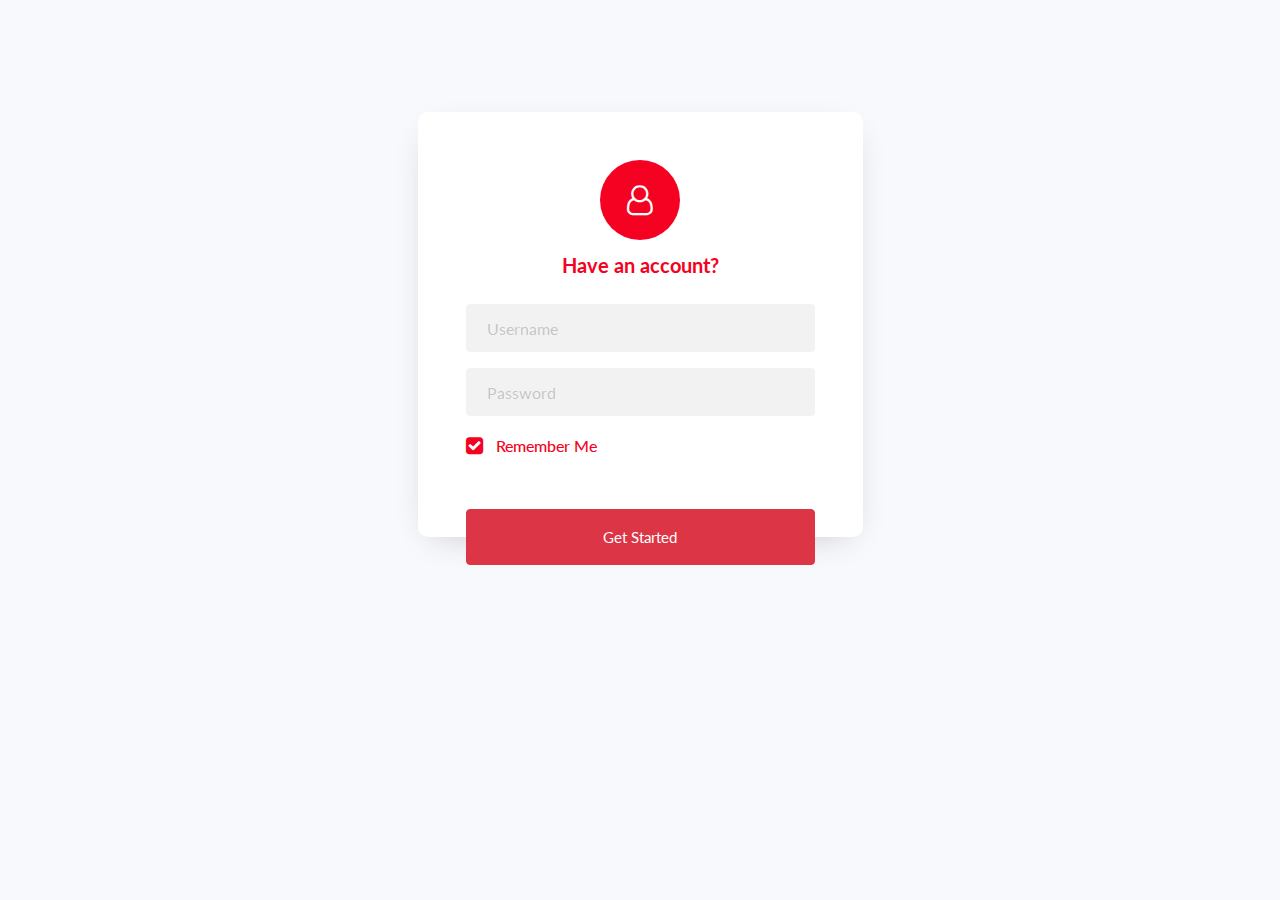
<file: FormLogin/index.html>
<!DOCTYPE html>
<html lang="en">
<head>
    <meta charset="UTF-8">
    <meta http-equiv="X-UA-Compatible" content="IE=edge">
    <meta name="viewport" content="width=device-width, initial-scale=1.0">
    <title>Document</title>
    <link href="https://fonts.googleapis.com/css?family=Lato:300,400,700&display=swap" rel="stylesheet">
    <link rel="stylesheet" href="https://stackpath.bootstrapcdn.com/font-awesome/4.7.0/css/font-awesome.min.css">
    <link rel="stylesheet" href="https://cdn.jsdelivr.net/npm/bootstrap@5.0.1/dist/css/bootstrap.min.css" integrity="undefined" crossorigin="anonymous">
    <link rel="stylesheet" href="style.css">
</head>
<body>
    <section class="ftco-section">
		<div class="container">
			
			<div class="row justify-content-center">
				<div class="col-md-6 col-lg-5">
					<div class="login-wrap p-4 p-md-5">
		      	<div class="icon d-flex align-items-center justify-content-center ">
		      		<span class="fa fa-user-o"></span>
		      	</div>
		      	<h3 class="text-center mb-4">Have an account?</h3>
						<form action="#" class="login-form">
		      		<div class="form-group">
		      			<input type="text" class="form-control rounded-left" placeholder="Username" required>
		      		</div>
	            <div class="form-group d-flex">
	              <input type="password" class="form-control rounded-left" placeholder="Password" required>
	            </div>
	            <div class="form-group d-md-flex">
	            	<div class="w-50">
	            		<label class="checkbox-wrap checkbox-primary">Remember Me
								<input type="checkbox" checked>
								<span class="checkmark " ></span>
						</label>
					</div>		
	            </div>
	            <div class="form-group">
	            	<button type="submit" class="btn btn-danger rounded submit p-3 px-5" >Get Started</button>
	            </div>
	          </form>
	        </div>
				</div>
			</div>
		</div>
	</section>
</body>
</html>
</file>
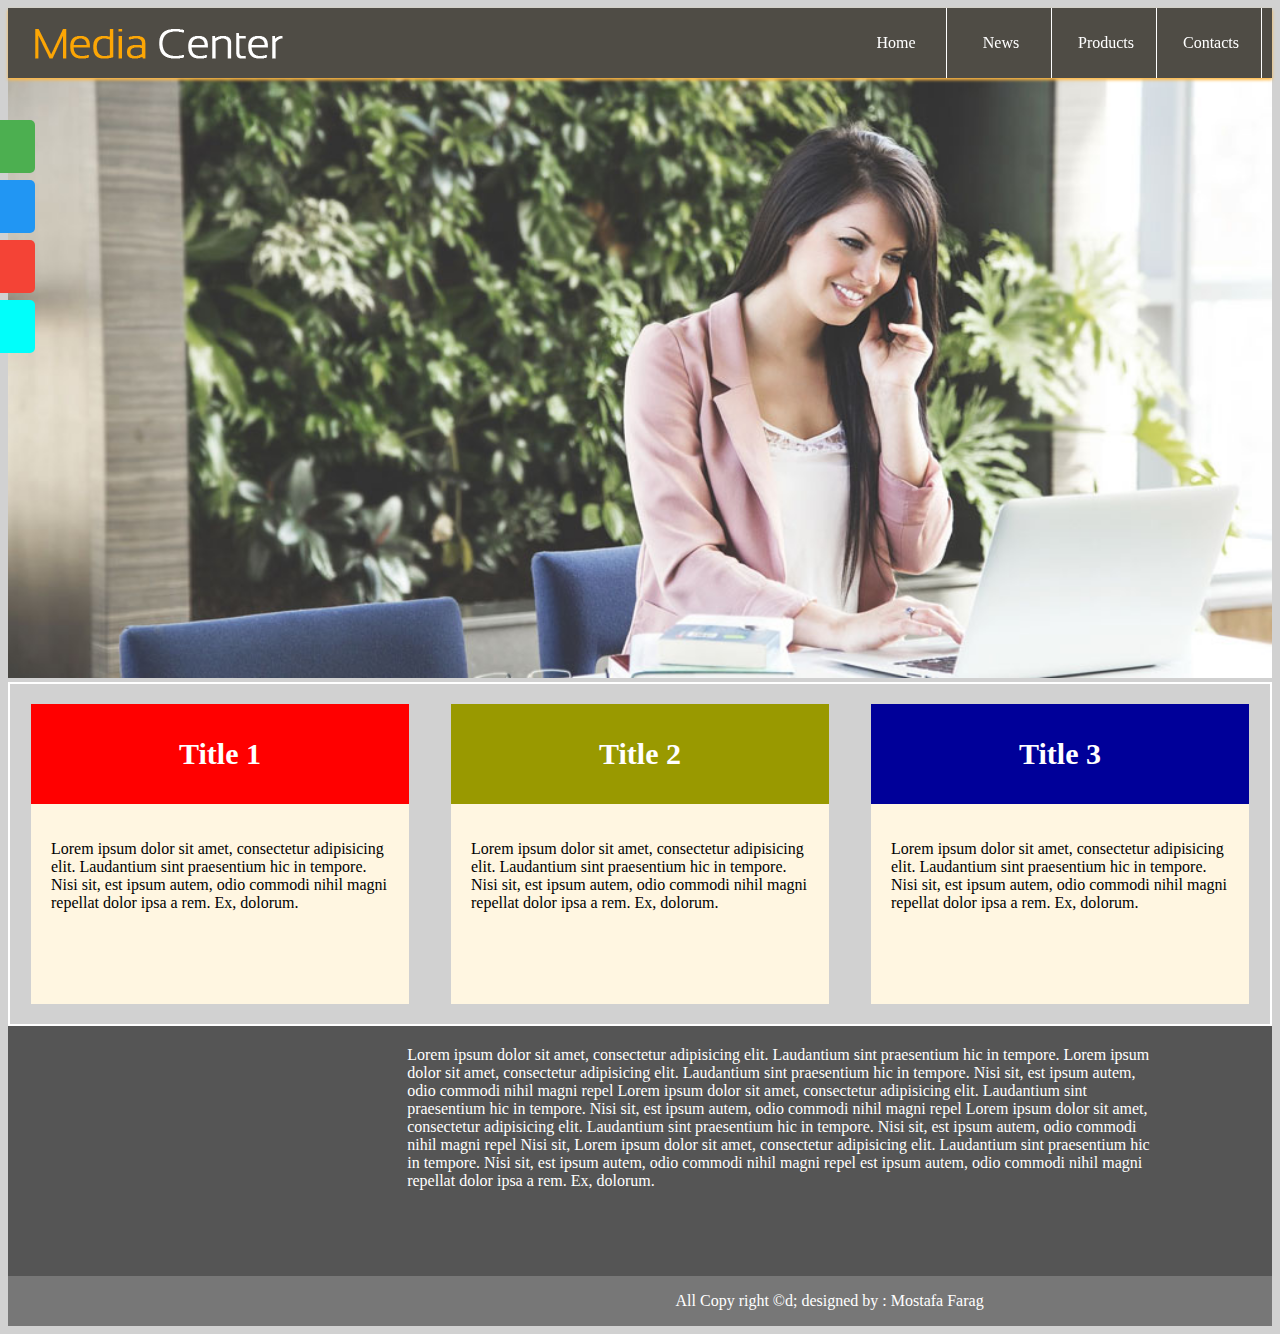
<file: media center/index.html>
<!doctype html>
<html>
<head>
<meta charset="utf-8">
<title>Home</title>
<link href="css/style.css" rel="stylesheet" type="text/css">
</head>
<body>
<div id="main">
  <nav>
		<div id="logo">
	  <img src="images/logo.png" width="260" height="50" alt=""/> </div>
    <ul>
	  	<li><a href="#">Home</a></li>
	  	<li><a href="#">News</a></li>
	  	<li><a href="#">Products</a></li>
	  	<li><a href="#">Contacts</a></li>
	  </ul>
  </nav>
	<div id="slider">
    <img src="images/slider.jpg" width="100%" height="600" alt=""/>
	</div>
	<div id="mySidenav">
  <a href="#" id="mail">E Mail</a>
  <a href="#" id="fb">Facebook</a>
  <a href="#" id="yt">Youtube</a>
  <a href="#" id="tw">Twitter</a>
</div>
	<section>
		<div id="block1">
			<div id="block1title">Title 1</div>
			<div id="block1text">
				<p>Lorem ipsum dolor sit amet, consectetur adipisicing elit. Laudantium sint praesentium hic in tempore. Nisi sit, est ipsum autem, odio commodi nihil magni repellat dolor ipsa a rem. Ex, dolorum.</p>
			</div>
		</div>
		<div id="block2">
			<div id="block2title">Title 2</div>
			<div id="block2text">
				<p>Lorem ipsum dolor sit amet, consectetur adipisicing elit. Laudantium sint praesentium hic in tempore. Nisi sit, est ipsum autem, odio commodi nihil magni repellat dolor ipsa a rem. Ex, dolorum.</p>
			</div>
		</div>
		<div id="block3">
			<div id="block3title">Title 3</div>
			<div id="block3text">
				<p>Lorem ipsum dolor sit amet, consectetur adipisicing elit. Laudantium sint praesentium hic in tempore. Nisi sit, est ipsum autem, odio commodi nihil magni repellat dolor ipsa a rem. Ex, dolorum.</p>
			</div></div>
	</section>
</div>
	<footer>
		<div id="footer-top">
			<aside id="left">
			<iframe src="https://www.google.com/maps/embed?pb=!1m18!1m12!1m3!1d3602.127843970114!2d30.547418914333193!3d25.4674062269358!2m3!1f0!2f0!3f0!3m2!1i1024!2i768!4f13.1!3m3!1m2!1s0x144769f32243fa25%3A0x285895db78c01425!2sMedical+Center+district+flowers!5e0!3m2!1sen!2seg!4v1554200346475!5m2!1sen!2seg" width="400" height="250" frameborder="0" style="border:0" allowfullscreen></iframe>
			</aside>
			<aside id="right">
				Lorem ipsum dolor sit amet, consectetur adipisicing elit. Laudantium sint praesentium hic in tempore. Lorem ipsum dolor sit amet, consectetur adipisicing elit. Laudantium sint praesentium hic in tempore. Nisi sit, est ipsum autem, odio commodi nihil magni repel
				Lorem ipsum dolor sit amet, consectetur adipisicing elit. Laudantium sint praesentium hic in tempore. Nisi sit, est ipsum autem, odio commodi nihil magni repel
				Lorem ipsum dolor sit amet, consectetur adipisicing elit. Laudantium sint praesentium hic in tempore. Nisi sit, est ipsum autem, odio commodi nihil magni repel
				Nisi sit, Lorem ipsum dolor sit amet, consectetur adipisicing elit. Laudantium sint praesentium hic in tempore. Nisi sit, est ipsum autem, odio commodi nihil magni repel
				est ipsum autem, odio commodi nihil magni repellat dolor ipsa a rem. Ex, dolorum.
			</aside>
		</div>
		<div id="footer-bottom">
			All Copy right &copyd; designed by : Mostafa Farag
		</div>
	
	</footer>
</body>
</html>
</file>
<file: media center/css/style.css>
@charset "utf-8";
/* CSS Document */
body{ background: #D1D1D1}
#main {
	height: auto;
	width: 100%;
}
nav{
	width:100%;
	height: 70px;
	background: #4F4C45;
	position: sticky;
	z-index: 99;
	top:0px;
	box-shadow: 0px 2px 3px #FFB843;
}
#logo{
	width:260px;
	height: 50px;
	padding: 10px;
	position: absolute;
	left:10px;
}

nav ul{
	position: absolute;
	margin: 0px;
	padding: 0px;
	list-style: none;
	right:10px;
}
nav ul li{
	width:100px;
	height: 70px;
	position: relative;
	display: inline-block;
	text-align: center;
	cursor: pointer;
	border-right:1px solid #fff;
}
nav ul li a{
	color:#fff;
	text-decoration: none;
	line-height: 70px;
}
nav ul li:hover{
	background: #FFB843;
}
#slider{
	position: relative;
	display: block;
	width: 100%;
	z-index: 1;
}

/* mySidenav */

#mySidenav{
    position: fixed;
	top:100px;
    left: 0px;
	z-index: 98;
	height: 250px;
    width: 100px; 
    text-decoration: none; 
    font-size: 20px; 
    color: white; 
    border-radius: 0 5px 5px 0;
}
#mySidenav a {
    position: absolute; 
    left: -95px; 
    transition: 0.3s; 
    padding: 15px;
    width: 100px; 
    text-decoration: none; 
    font-size: 20px; 
    color: white; 
    border-radius: 0 5px 5px 0; 
}

#mySidenav a:hover {
    left: 0; 
}

/* The about link: 20px from the top with a green background */
#mail {
    top: 20px;
    background-color: #4CAF50;
}

#fb {
    top: 80px;
    background-color: #2196F3; /* Blue */
}

#yt {
    top: 140px;
    background-color: #f44336; /* Red */
}

#tw {
    top: 200px;
    background-color: #00FFFB 
}

section{
	width:100%;
	border:2px solid #fff;
	box-sizing: border-box;
	height: auto;
	display:flex;
	justify-content:space-around;
	flex-wrap:wrap;
}

#block1{
	width:30%;
	min-height: 300px;
	height:auto;
	display: inline-block;
	margin: 20px;
	background: #FFF6E1;

}
#block1title{
	display: block;
	background: #f00;
	color:#fff;
	height: 100px;
	line-height: 100px;
	text-align: center;
	font-size:30px;
	font-weight: bold;
}
#block1text{
	padding: 20px;
}
#block2{
	width:30%;
	min-height: 300px;
	height:auto;
	display: inline-block;
	margin: 20px;
	background: #FFF6E1;

}
#block2title{
	display: block;
	background: #990;
	color:#fff;
	height: 100px;
	line-height: 100px;
	text-align: center;
	font-size:30px;
	font-weight: bold;
}
#block3{
	width:30%;
		min-height: 300px;
	height:auto;
	display: inline-block;
	margin: 20px;
	background: #FFF6E1;

}
#block2text{
	padding: 20px;
}
#block3title{
	display: block;
	background: #009;
	color:#fff;
	height: 100px;
	line-height: 100px;
	text-align: center;
	font-size:30px;
	font-weight: bold;
}
#block3text{
	padding: 20px;
}
footer{
	width:100%;
	height: 300px;
	background: #555555;
	color: #fff;
}

#footer-top{
	width:100%;
	height:250px;
}
#footer-bottom{
	width:100%;
	height:50px;
	background:#777;
	line-height:50px;
	text-align:center;
}
#left{
	float:left;
		width:30%

}

#right{
	padding:20px;
	float:left;
	width:60%
	
}
</file>
